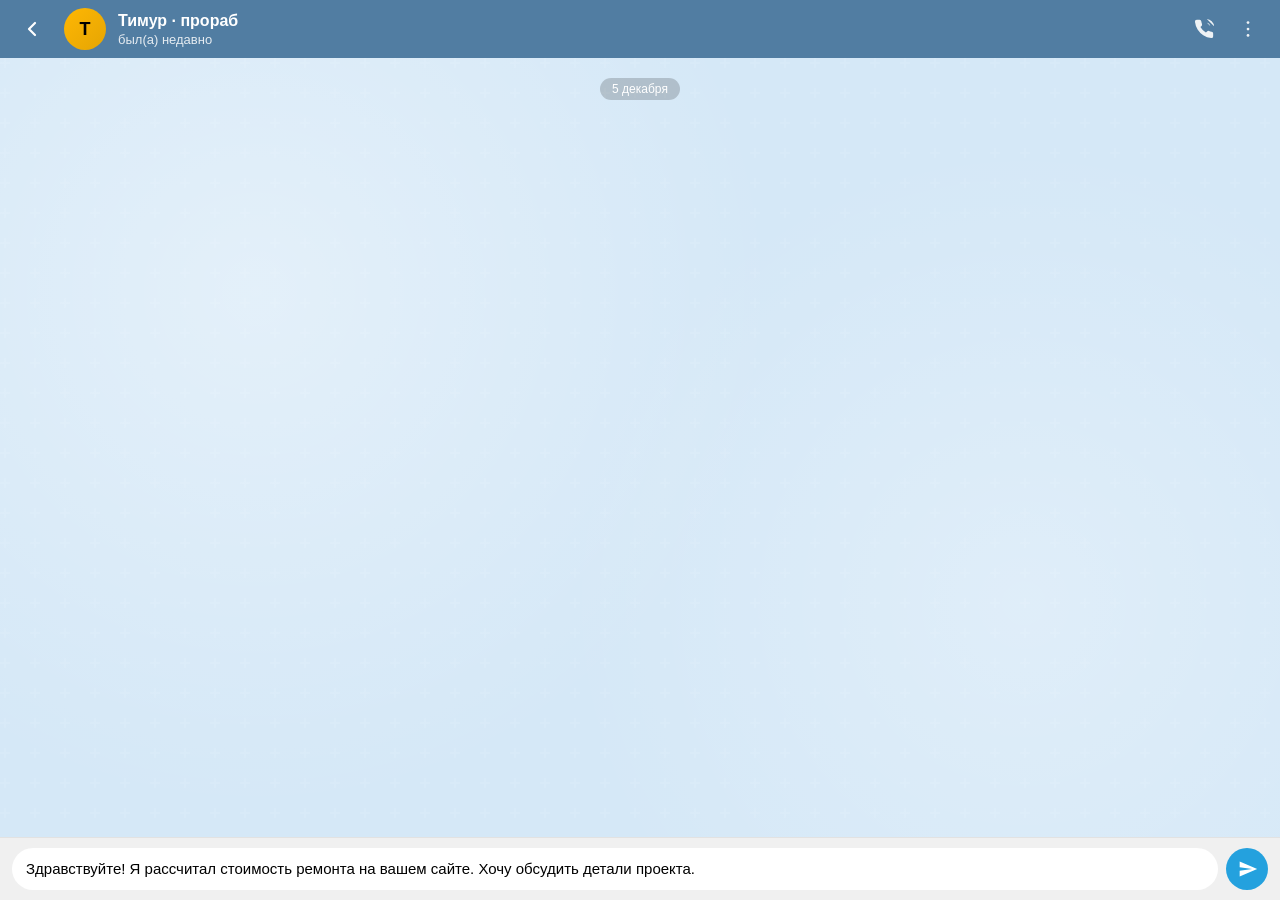
<file: Timur/telegram-chat.html>
<!DOCTYPE html>
<html lang="ru">
<head>
  <meta charset="UTF-8">
  <meta name="viewport" content="width=device-width, initial-scale=1.0, viewport-fit=cover">
  <title>Telegram — Тимур</title>
  <meta name="robots" content="noindex, nofollow">
  <style>
    *, *::before, *::after { box-sizing: border-box; margin: 0; padding: 0; }

    :root {
      --tg-blue: #24A1DE;
      --tg-blue-dark: #1E8FC7;
      --tg-header: #517DA2;
      --tg-bg: #D5E8F7;
      --tg-bg-pattern: #C8DFF0;
      --tg-in: #FFFFFF;
      --tg-out: #EFFDDE;
      --tg-text: #000000;
      --tg-muted: #707579;
      --tg-time-out: #4CAF50;
      --tg-time-in: #A0ACB6;
      --tg-shadow: 0 1px 0.5px rgba(11, 20, 26, 0.13);
      --safe-bottom: env(safe-area-inset-bottom, 0px);
    }

    html, body {
      height: 100%;
      font-family: -apple-system, BlinkMacSystemFont, 'Segoe UI', Roboto, 'Helvetica Neue', Arial, sans-serif;
      background: var(--tg-header);
      color: var(--tg-text);
      -webkit-font-smoothing: antialiased;
    }

    .tg-app {
      display: flex;
      flex-direction: column;
      width: 100%;
      max-width: 100%;
      height: 100%;
      margin: 0;
      background: var(--tg-bg);
    }

    /* Шапка как в Telegram */
    .tg-header {
      display: flex;
      align-items: center;
      gap: 0.75rem;
      min-height: 56px;
      padding: 0.5rem 0.75rem;
      background: var(--tg-header);
      color: #fff;
      flex-shrink: 0;
      position: relative;
      z-index: 10;
    }

    .tg-header__back {
      display: flex;
      align-items: center;
      justify-content: center;
      width: 40px;
      height: 40px;
      border: none;
      background: transparent;
      color: #fff;
      cursor: pointer;
      border-radius: 50%;
      transition: background 0.15s;
      text-decoration: none;
      flex-shrink: 0;
    }
    .tg-header__back:hover { background: rgba(255, 255, 255, 0.12); }
    .tg-header__back svg { width: 24px; height: 24px; }

    .tg-header__avatar {
      width: 42px;
      height: 42px;
      border-radius: 50%;
      background: linear-gradient(135deg, #FFB703 0%, #E5A503 100%);
      display: flex;
      align-items: center;
      justify-content: center;
      font-size: 1.125rem;
      font-weight: 700;
      color: #000;
      flex-shrink: 0;
      user-select: none;
    }

    .tg-header__info { flex: 1; min-width: 0; }
    .tg-header__name {
      font-size: 1rem;
      font-weight: 600;
      line-height: 1.25;
      white-space: nowrap;
      overflow: hidden;
      text-overflow: ellipsis;
    }
    .tg-header__status {
      font-size: 0.8125rem;
      opacity: 0.85;
      margin-top: 1px;
    }
    .tg-header__status.is-online { color: #B8E986; }

    .tg-header__actions {
      display: flex;
      gap: 0.25rem;
      flex-shrink: 0;
    }
    .tg-header__icon {
      width: 40px;
      height: 40px;
      display: flex;
      align-items: center;
      justify-content: center;
      border-radius: 50%;
      opacity: 0.9;
    }
    .tg-header__icon svg { width: 22px; height: 22px; fill: currentColor; }

    /* Область чата с «обоями» Telegram */
    .tg-chat {
      flex: 1;
      overflow-y: auto;
      padding: 0.75rem 0.625rem 1rem;
      background-color: var(--tg-bg);
      background-image:
        radial-gradient(circle at 20% 30%, rgba(255,255,255,0.35) 0, transparent 45%),
        radial-gradient(circle at 80% 70%, rgba(255,255,255,0.25) 0, transparent 40%),
        url("data:image/svg+xml,%3Csvg width='60' height='60' viewBox='0 0 60 60' xmlns='http://www.w3.org/2000/svg'%3E%3Cg fill='none' fill-rule='evenodd'%3E%3Cg fill='%23ffffff' fill-opacity='0.08'%3E%3Cpath d='M36 34v-4h-2v4h-4v2h4v4h2v-4h4v-2h-4zm0-30V0h-2v4h-4v2h4v4h2V6h4V4h-4zM6 34v-4H4v4H0v2h4v4h2v-4h4v-2H6zM6 4V0H4v4H0v2h4v4h2V6h4V4H6z'/%3E%3C/g%3E%3C/g%3E%3C/svg%3E");
      scroll-behavior: smooth;
    }

    .tg-date {
      text-align: center;
      margin: 0.5rem 0 0.75rem;
    }
    .tg-date span {
      display: inline-block;
      padding: 0.25rem 0.75rem;
      border-radius: 9999px;
      background: rgba(0, 0, 0, 0.18);
      color: #fff;
      font-size: 0.75rem;
      font-weight: 500;
    }

    .tg-msg {
      display: flex;
      margin-bottom: 0.375rem;
      opacity: 0;
      transform: translateY(8px);
      animation: msgIn 0.35s ease forwards;
    }
    .tg-msg--out { justify-content: flex-end; }
    .tg-msg--in { justify-content: flex-start; }

    @keyframes msgIn {
      to { opacity: 1; transform: translateY(0); }
    }

    .tg-bubble {
      max-width: 82%;
      padding: 0.45rem 0.625rem 0.3rem;
      border-radius: 12px;
      box-shadow: var(--tg-shadow);
      position: relative;
      word-wrap: break-word;
    }
    .tg-msg--out .tg-bubble {
      background: var(--tg-out);
      border-bottom-right-radius: 4px;
    }
    .tg-msg--in .tg-bubble {
      background: var(--tg-in);
      border-bottom-left-radius: 4px;
    }

    .tg-bubble__text {
      font-size: 0.9375rem;
      line-height: 1.45;
      padding-right: 3.25rem;
    }

    .tg-bubble__meta {
      position: absolute;
      right: 0.5rem;
      bottom: 0.25rem;
      display: flex;
      align-items: center;
      gap: 0.2rem;
      font-size: 0.6875rem;
      line-height: 1;
    }
    .tg-msg--out .tg-bubble__meta { color: var(--tg-time-out); }
    .tg-msg--in .tg-bubble__meta { color: var(--tg-time-in); }

    .tg-bubble__check svg {
      width: 16px;
      height: 11px;
      fill: currentColor;
    }

    /* Индикатор «печатает…» */
    .tg-typing {
      display: none;
      justify-content: flex-start;
      margin-bottom: 0.375rem;
    }
    .tg-typing.is-visible { display: flex; animation: msgIn 0.25s ease forwards; }

    .tg-typing__bubble {
      background: var(--tg-in);
      border-radius: 12px;
      border-bottom-left-radius: 4px;
      padding: 0.75rem 1rem;
      box-shadow: var(--tg-shadow);
      display: flex;
      gap: 4px;
      align-items: center;
    }
    .tg-typing__dot {
      width: 7px;
      height: 7px;
      border-radius: 50%;
      background: #90949A;
      animation: typingDot 1.2s infinite ease-in-out;
    }
    .tg-typing__dot:nth-child(2) { animation-delay: 0.15s; }
    .tg-typing__dot:nth-child(3) { animation-delay: 0.3s; }

    @keyframes typingDot {
      0%, 60%, 100% { transform: translateY(0); opacity: 0.45; }
      30% { transform: translateY(-4px); opacity: 1; }
    }

    /* Нижняя панель */
    .tg-footer {
      flex-shrink: 0;
      background: #F0F0F0;
      border-top: 1px solid rgba(0, 0, 0, 0.06);
      padding: 0.625rem 0.75rem calc(0.625rem + var(--safe-bottom));
    }

    .tg-compose {
      display: flex;
      align-items: flex-end;
      gap: 0.5rem;
    }

    .tg-compose__input {
      flex: 1;
      min-height: 42px;
      max-height: 120px;
      padding: 0.625rem 0.875rem;
      border: none;
      border-radius: 21px;
      background: #fff;
      font-size: 0.9375rem;
      line-height: 1.4;
      color: var(--tg-text);
      outline: none;
      resize: none;
      font-family: inherit;
      overflow-y: auto;
    }

    .tg-compose__send {
      width: 42px;
      height: 42px;
      border: none;
      border-radius: 50%;
      background: var(--tg-blue);
      color: #fff;
      display: flex;
      align-items: center;
      justify-content: center;
      flex-shrink: 0;
      cursor: pointer;
      text-decoration: none;
      transition: background 0.15s;
    }
    .tg-compose__send:hover { background: var(--tg-blue-dark); }
    .tg-compose__send svg { width: 20px; height: 20px; fill: currentColor; margin-left: 2px; }

    @media (min-width: 481px) {
      body {
        background: var(--tg-bg);
      }
    }
  </style>
</head>
<body>
  <div class="tg-app">
    <header class="tg-header">
      <a class="tg-header__back" href="index.html#calculator" aria-label="Назад на сайт">
        <svg viewBox="0 0 24 24" fill="none" stroke="currentColor" stroke-width="2.2" stroke-linecap="round" stroke-linejoin="round">
          <path d="M15 18l-6-6 6-6"/>
        </svg>
      </a>
      <div class="tg-header__avatar" aria-hidden="true">Т</div>
      <div class="tg-header__info">
        <div class="tg-header__name">Тимур · прораб</div>
        <div id="headerStatus" class="tg-header__status">был(а) недавно</div>
      </div>
      <div class="tg-header__actions" aria-hidden="true">
        <span class="tg-header__icon">
          <svg viewBox="0 0 24 24"><path d="M15.05 5A5 5 0 0 1 19 8.95M15.05 1A9 9 0 0 1 23 8.94M22 16.92v3a2 2 0 0 1-2.18 2 19.79 19.79 0 0 1-8.63-3.07 19.5 19.5 0 0 1-6-6 19.79 19.79 0 0 1-3.07-8.67A2 2 0 0 1 4.11 2h3a2 2 0 0 1 2 1.72c.127.96.361 1.903.7 2.81a2 2 0 0 1-.45 2.11L8.09 9.91a16 16 0 0 0 6 6l1.27-1.27a2 2 0 0 1 2.11-.45c.907.339 1.85.573 2.81.7A2 2 0 0 1 22 16.92z"/></svg>
        </span>
        <span class="tg-header__icon">
          <svg viewBox="0 0 24 24"><circle cx="12" cy="5" r="1.5"/><circle cx="12" cy="12" r="1.5"/><circle cx="12" cy="19" r="1.5"/></svg>
        </span>
      </div>
    </header>

    <main id="chatArea" class="tg-chat">
      <div class="tg-date"><span id="chatDate">Сегодня</span></div>
    </main>

    <footer class="tg-footer">
      <div class="tg-compose">
        <textarea id="composeInput" class="tg-compose__input" rows="1" readonly aria-label="Текст сообщения"></textarea>
        <a id="sendBtn" class="tg-compose__send" href="#" target="_blank" rel="noopener noreferrer" aria-label="Отправить в Telegram">
          <svg viewBox="0 0 24 24"><path d="M2.01 21L23 12 2.01 3 2 10l15 2-15 2z"/></svg>
        </a>
      </div>
    </footer>
  </div>

  <script>
    // @username прораба без собачки — должен совпадать с index.html
    const TELEGRAM_USERNAME = 'timur_remont';

    const fmt = n => Number(n).toLocaleString('ru-RU');

    function formatChatDate(d) {
      const months = ['января', 'февраля', 'марта', 'апреля', 'мая', 'июня',
        'июля', 'августа', 'сентября', 'октября', 'ноября', 'декабря'];
      return d.getDate() + ' ' + months[d.getMonth()];
    }

    // Читаем параметры расчёта из URL
    function readParams() {
      const p = new URLSearchParams(location.search);
      const min = parseInt(p.get('min'), 10);
      const max = parseInt(p.get('max'), 10);
      return {
        min: Number.isFinite(min) ? min : null,
        max: Number.isFinite(max) ? max : null,
        service: p.get('service') || 'ремонт',
        area: p.get('area') ? parseInt(p.get('area'), 10) : null,
        category: p.get('category') || '',
      };
    }

    function buildUserMessage(data) {
      if (data.min != null && data.max != null) {
        const sumText = fmt(data.min) + ' – ' + fmt(data.max);
        return 'Здравствуйте! Я рассчитал стоимость ремонта на вашем сайте. Итоговая сумма получилась: '
          + sumText + ' руб. Хочу обсудить детали проекта.';
      }
      return 'Здравствуйте! Я рассчитал стоимость ремонта на вашем сайте. Хочу обсудить детали проекта.';
    }

    function buildTelegramDeepLink(userText) {
      return 'https://t.me/' + TELEGRAM_USERNAME + '?text=' + encodeURIComponent(userText);
    }

    function autoResizeTextarea(el) {
      el.style.height = 'auto';
      el.style.height = Math.min(el.scrollHeight, 120) + 'px';
    }

    // Подставляем текст расчёта в поле ввода
    (function init() {
      const data = readParams();
      const userText = buildUserMessage(data);

      document.getElementById('chatDate').textContent = formatChatDate(new Date());

      const composeInput = document.getElementById('composeInput');
      composeInput.value = userText;
      autoResizeTextarea(composeInput);

      document.getElementById('sendBtn').href = buildTelegramDeepLink(userText);
    })();
  </script>
</body>
</html>
</file>
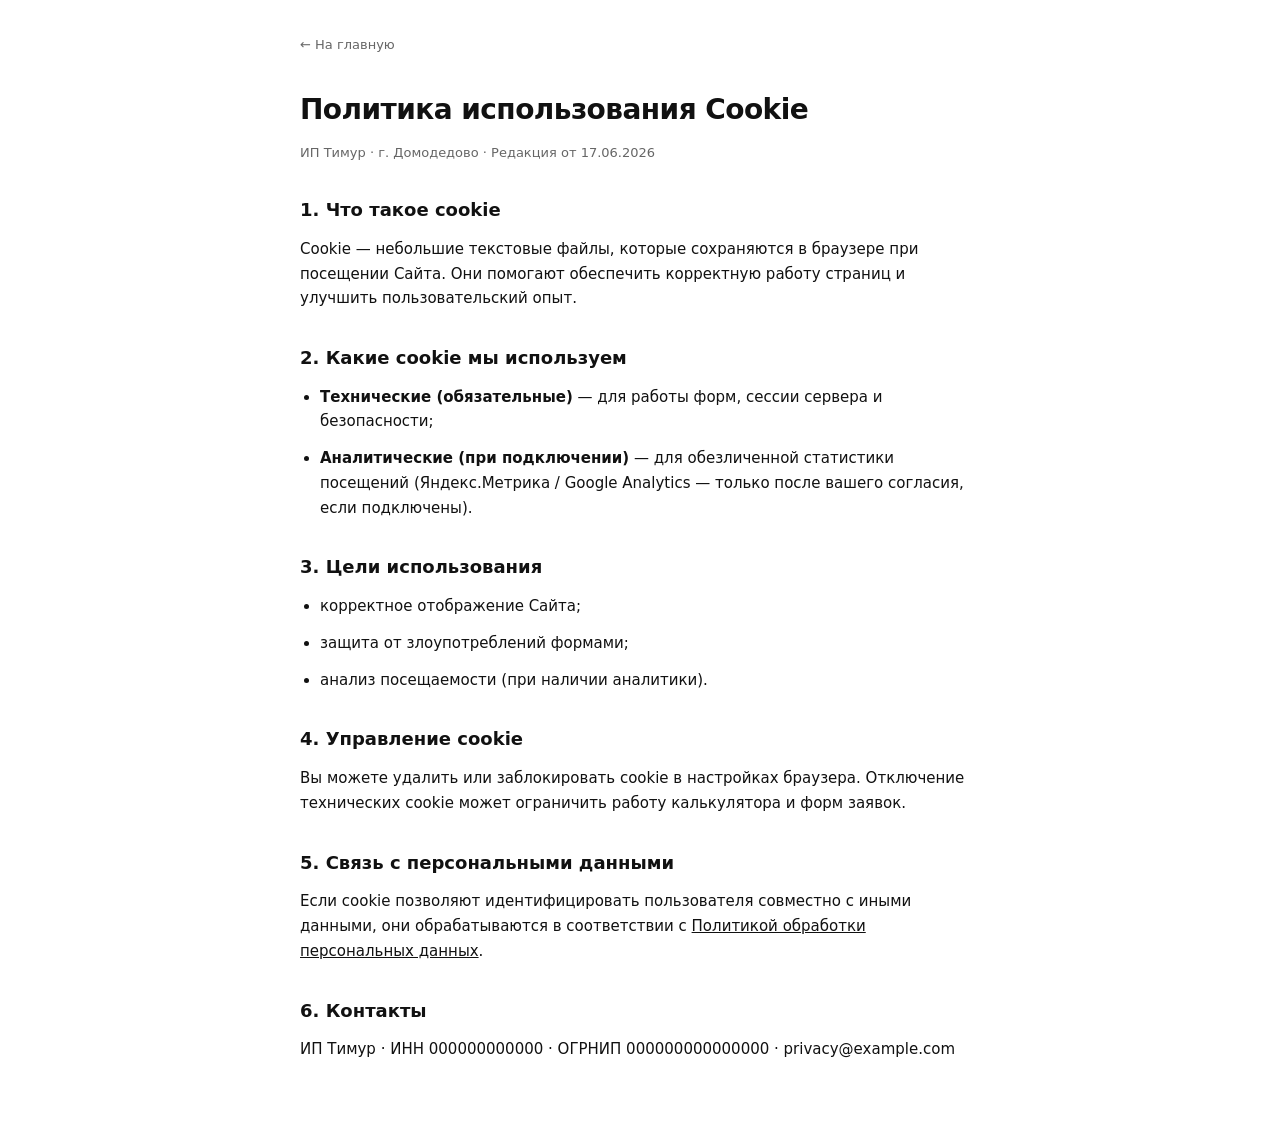
<file: Timur/legal/cookie-policy.html>
<!DOCTYPE html>
<html lang="ru">
<head>
  <meta charset="UTF-8">
  <meta name="viewport" content="width=device-width, initial-scale=1.0">
  <title>Политика использования Cookie — Ремонт от Тимура</title>
  <link rel="stylesheet" href="legal.css">
</head>
<body>
  <a class="back" href="../index.html">← На главную</a>
  <h1>Политика использования Cookie</h1>
  <p class="meta">ИП Тимур · г. Домодедово · Редакция от 17.06.2026</p>

  <h2>1. Что такое cookie</h2>
  <p>Cookie — небольшие текстовые файлы, которые сохраняются в браузере при посещении Сайта. Они помогают обеспечить корректную работу страниц и улучшить пользовательский опыт.</p>

  <h2>2. Какие cookie мы используем</h2>
  <ul>
    <li><strong>Технические (обязательные)</strong> — для работы форм, сессии сервера и безопасности;</li>
    <li><strong>Аналитические (при подключении)</strong> — для обезличенной статистики посещений (Яндекс.Метрика / Google Analytics — только после вашего согласия, если подключены).</li>
  </ul>

  <h2>3. Цели использования</h2>
  <ul>
    <li>корректное отображение Сайта;</li>
    <li>защита от злоупотреблений формами;</li>
    <li>анализ посещаемости (при наличии аналитики).</li>
  </ul>

  <h2>4. Управление cookie</h2>
  <p>Вы можете удалить или заблокировать cookie в настройках браузера. Отключение технических cookie может ограничить работу калькулятора и форм заявок.</p>

  <h2>5. Связь с персональными данными</h2>
  <p>Если cookie позволяют идентифицировать пользователя совместно с иными данными, они обрабатываются в соответствии с <a href="privacy-policy.html">Политикой обработки персональных данных</a>.</p>

  <h2>6. Контакты</h2>
  <p>ИП Тимур · ИНН 000000000000 · ОГРНИП 000000000000000 · privacy@example.com</p>
</body>
</html>
</file>
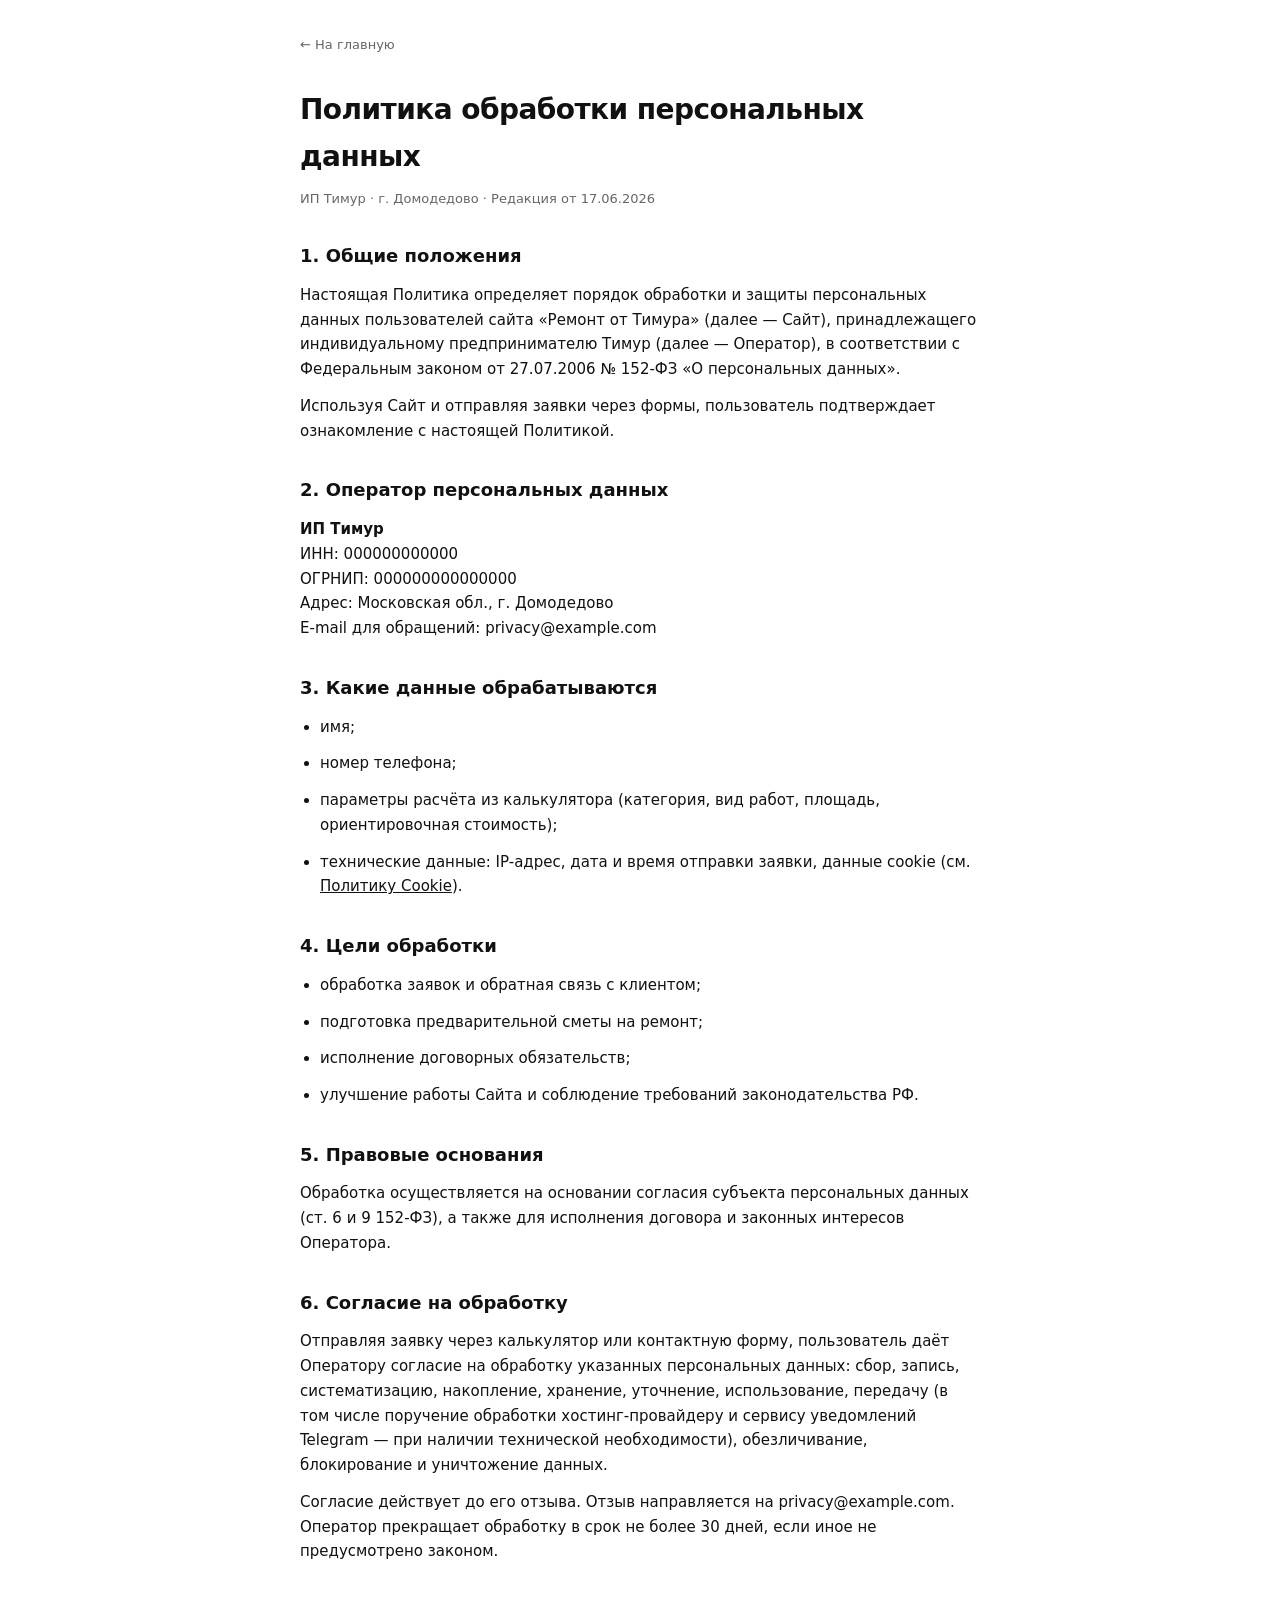
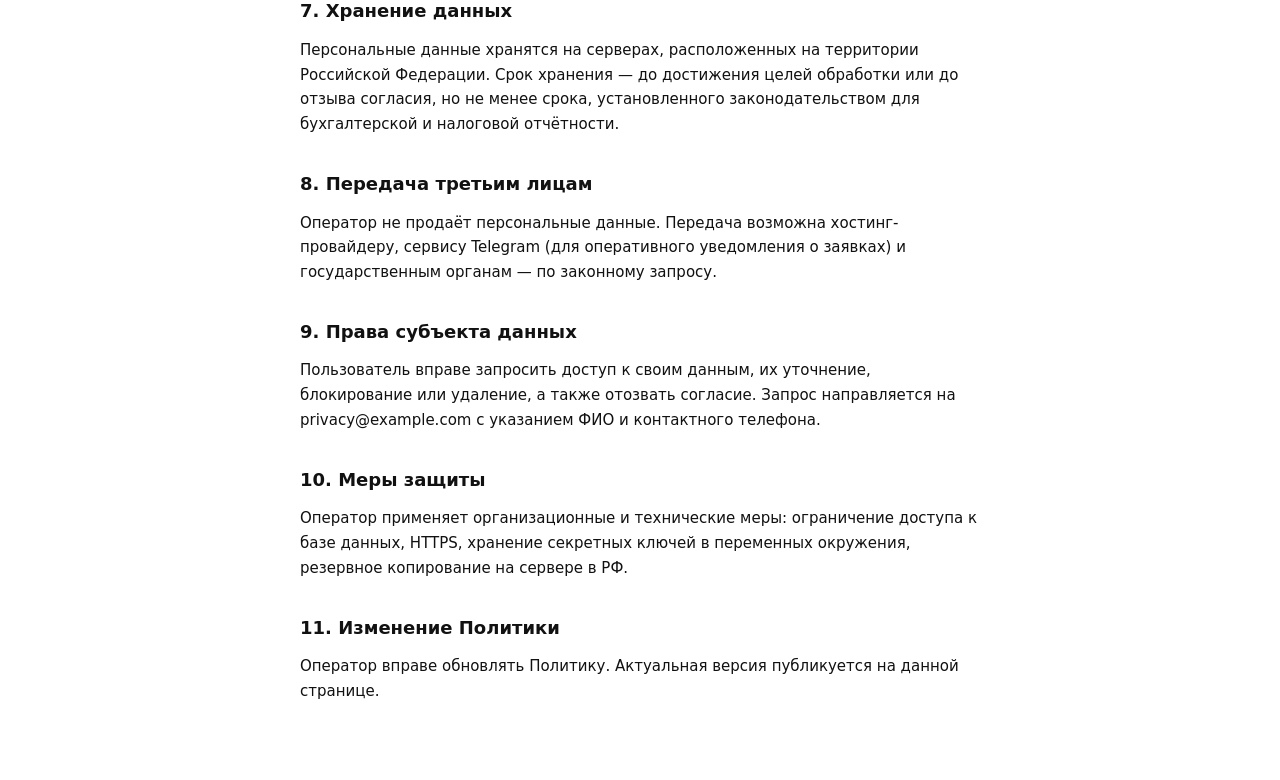
<file: Timur/legal/privacy-policy.html>
<!DOCTYPE html>
<html lang="ru">
<head>
  <meta charset="UTF-8">
  <meta name="viewport" content="width=device-width, initial-scale=1.0">
  <title>Политика обработки персональных данных — Ремонт от Тимура</title>
  <link rel="stylesheet" href="legal.css">
</head>
<body>
  <a class="back" href="../index.html">← На главную</a>
  <h1>Политика обработки персональных данных</h1>
  <p class="meta">ИП Тимур · г. Домодедово · Редакция от 17.06.2026</p>

  <h2>1. Общие положения</h2>
  <p>Настоящая Политика определяет порядок обработки и защиты персональных данных пользователей сайта «Ремонт от Тимура» (далее — Сайт), принадлежащего индивидуальному предпринимателю Тимур (далее — Оператор), в соответствии с Федеральным законом от 27.07.2006 № 152-ФЗ «О персональных данных».</p>
  <p>Используя Сайт и отправляя заявки через формы, пользователь подтверждает ознакомление с настоящей Политикой.</p>

  <h2>2. Оператор персональных данных</h2>
  <p><strong>ИП Тимур</strong><br>
  ИНН: 000000000000<br>
  ОГРНИП: 000000000000000<br>
  Адрес: Московская обл., г. Домодедово<br>
  E-mail для обращений: privacy@example.com</p>

  <h2>3. Какие данные обрабатываются</h2>
  <ul>
    <li>имя;</li>
    <li>номер телефона;</li>
    <li>параметры расчёта из калькулятора (категория, вид работ, площадь, ориентировочная стоимость);</li>
    <li>технические данные: IP-адрес, дата и время отправки заявки, данные cookie (см. <a href="cookie-policy.html">Политику Cookie</a>).</li>
  </ul>

  <h2>4. Цели обработки</h2>
  <ul>
    <li>обработка заявок и обратная связь с клиентом;</li>
    <li>подготовка предварительной сметы на ремонт;</li>
    <li>исполнение договорных обязательств;</li>
    <li>улучшение работы Сайта и соблюдение требований законодательства РФ.</li>
  </ul>

  <h2>5. Правовые основания</h2>
  <p>Обработка осуществляется на основании согласия субъекта персональных данных (ст. 6 и 9 152-ФЗ), а также для исполнения договора и законных интересов Оператора.</p>

  <h2 id="consent">6. Согласие на обработку</h2>
  <p>Отправляя заявку через калькулятор или контактную форму, пользователь даёт Оператору согласие на обработку указанных персональных данных: сбор, запись, систематизацию, накопление, хранение, уточнение, использование, передачу (в том числе поручение обработки хостинг-провайдеру и сервису уведомлений Telegram — при наличии технической необходимости), обезличивание, блокирование и уничтожение данных.</p>
  <p>Согласие действует до его отзыва. Отзыв направляется на privacy@example.com. Оператор прекращает обработку в срок не более 30 дней, если иное не предусмотрено законом.</p>

  <h2>7. Хранение данных</h2>
  <p>Персональные данные хранятся на серверах, расположенных на территории Российской Федерации. Срок хранения — до достижения целей обработки или до отзыва согласия, но не менее срока, установленного законодательством для бухгалтерской и налоговой отчётности.</p>

  <h2>8. Передача третьим лицам</h2>
  <p>Оператор не продаёт персональные данные. Передача возможна хостинг-провайдеру, сервису Telegram (для оперативного уведомления о заявках) и государственным органам — по законному запросу.</p>

  <h2>9. Права субъекта данных</h2>
  <p>Пользователь вправе запросить доступ к своим данным, их уточнение, блокирование или удаление, а также отозвать согласие. Запрос направляется на privacy@example.com с указанием ФИО и контактного телефона.</p>

  <h2>10. Меры защиты</h2>
  <p>Оператор применяет организационные и технические меры: ограничение доступа к базе данных, HTTPS, хранение секретных ключей в переменных окружения, резервное копирование на сервере в РФ.</p>

  <h2>11. Изменение Политики</h2>
  <p>Оператор вправе обновлять Политику. Актуальная версия публикуется на данной странице.</p>
</body>
</html>
</file>
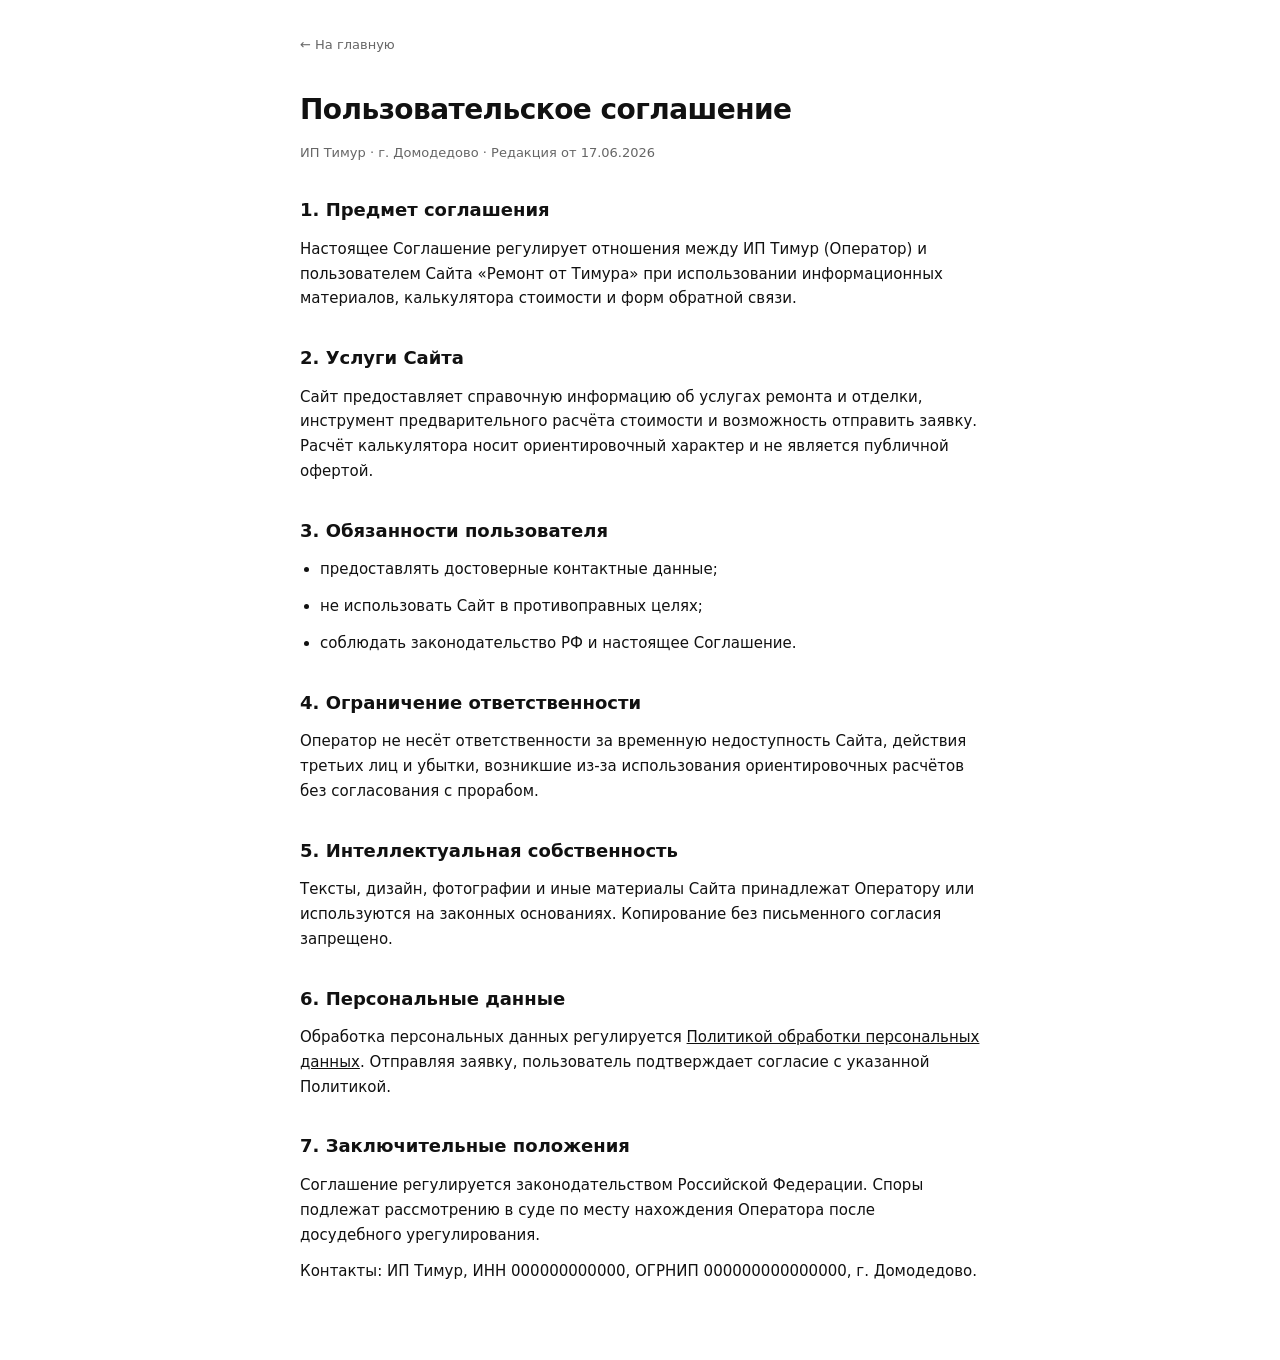
<file: Timur/legal/user-agreement.html>
<!DOCTYPE html>
<html lang="ru">
<head>
  <meta charset="UTF-8">
  <meta name="viewport" content="width=device-width, initial-scale=1.0">
  <title>Пользовательское соглашение — Ремонт от Тимура</title>
  <link rel="stylesheet" href="legal.css">
</head>
<body>
  <a class="back" href="../index.html">← На главную</a>
  <h1>Пользовательское соглашение</h1>
  <p class="meta">ИП Тимур · г. Домодедово · Редакция от 17.06.2026</p>

  <h2>1. Предмет соглашения</h2>
  <p>Настоящее Соглашение регулирует отношения между ИП Тимур (Оператор) и пользователем Сайта «Ремонт от Тимура» при использовании информационных материалов, калькулятора стоимости и форм обратной связи.</p>

  <h2>2. Услуги Сайта</h2>
  <p>Сайт предоставляет справочную информацию об услугах ремонта и отделки, инструмент предварительного расчёта стоимости и возможность отправить заявку. Расчёт калькулятора носит ориентировочный характер и не является публичной офертой.</p>

  <h2>3. Обязанности пользователя</h2>
  <ul>
    <li>предоставлять достоверные контактные данные;</li>
    <li>не использовать Сайт в противоправных целях;</li>
    <li>соблюдать законодательство РФ и настоящее Соглашение.</li>
  </ul>

  <h2>4. Ограничение ответственности</h2>
  <p>Оператор не несёт ответственности за временную недоступность Сайта, действия третьих лиц и убытки, возникшие из-за использования ориентировочных расчётов без согласования с прорабом.</p>

  <h2>5. Интеллектуальная собственность</h2>
  <p>Тексты, дизайн, фотографии и иные материалы Сайта принадлежат Оператору или используются на законных основаниях. Копирование без письменного согласия запрещено.</p>

  <h2>6. Персональные данные</h2>
  <p>Обработка персональных данных регулируется <a href="privacy-policy.html">Политикой обработки персональных данных</a>. Отправляя заявку, пользователь подтверждает согласие с указанной Политикой.</p>

  <h2>7. Заключительные положения</h2>
  <p>Соглашение регулируется законодательством Российской Федерации. Споры подлежат рассмотрению в суде по месту нахождения Оператора после досудебного урегулирования.</p>
  <p>Контакты: ИП Тимур, ИНН 000000000000, ОГРНИП 000000000000000, г. Домодедово.</p>
</body>
</html>
</file>
<file: Timur/legal/legal.css>
*, *::before, *::after { box-sizing: border-box; margin: 0; padding: 0; }
body {
  font-family: Inter, system-ui, -apple-system, sans-serif;
  font-size: 15px;
  line-height: 1.65;
  color: #111;
  background: #fff;
  padding: 2rem 1.25rem 4rem;
  max-width: 720px;
  margin: 0 auto;
}
a { color: #111; }
.back { display: inline-block; margin-bottom: 2rem; font-size: 13px; color: #666; text-decoration: none; }
.back:hover { color: #111; }
h1 { font-size: 1.75rem; font-weight: 700; letter-spacing: -0.02em; margin-bottom: 0.5rem; }
.meta { font-size: 13px; color: #666; margin-bottom: 2rem; }
h2 { font-size: 1.125rem; font-weight: 600; margin: 2rem 0 0.75rem; }
p, li { margin-bottom: 0.75rem; }
ul { padding-left: 1.25rem; }
</file>
